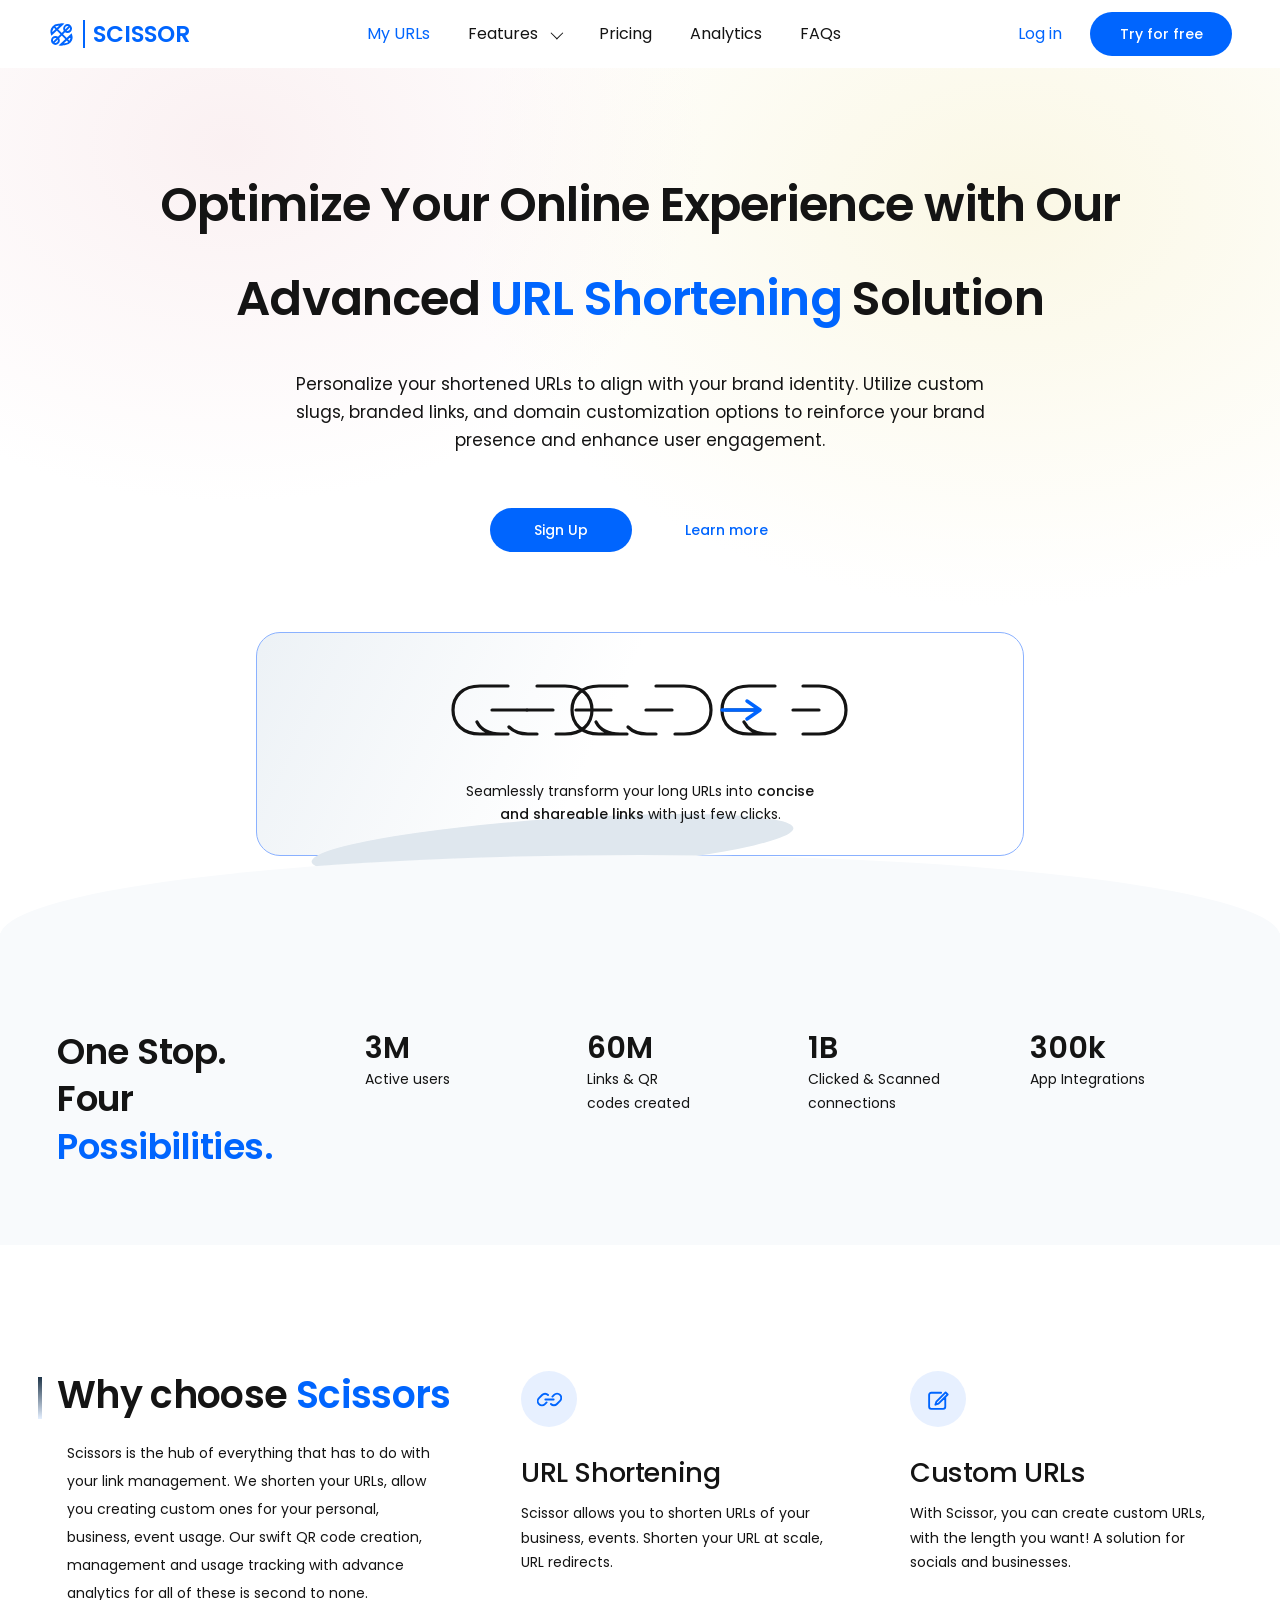
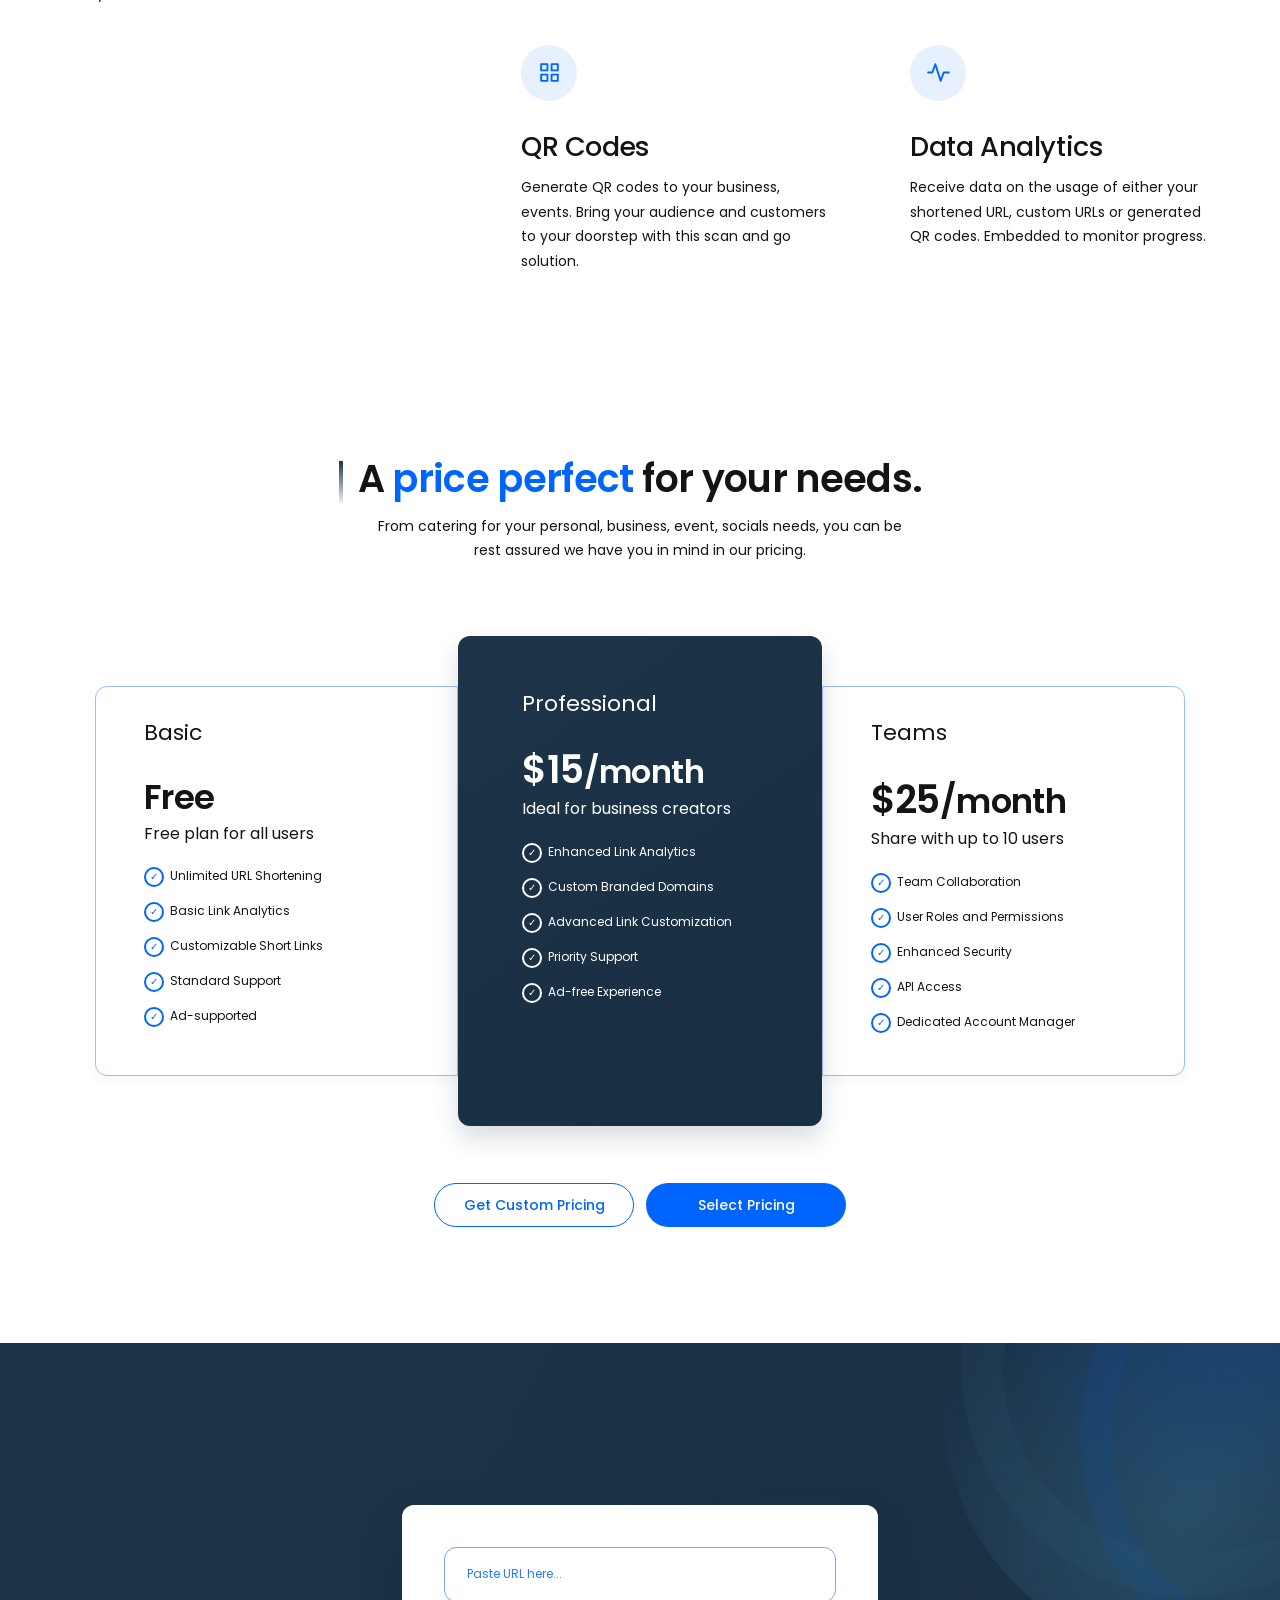
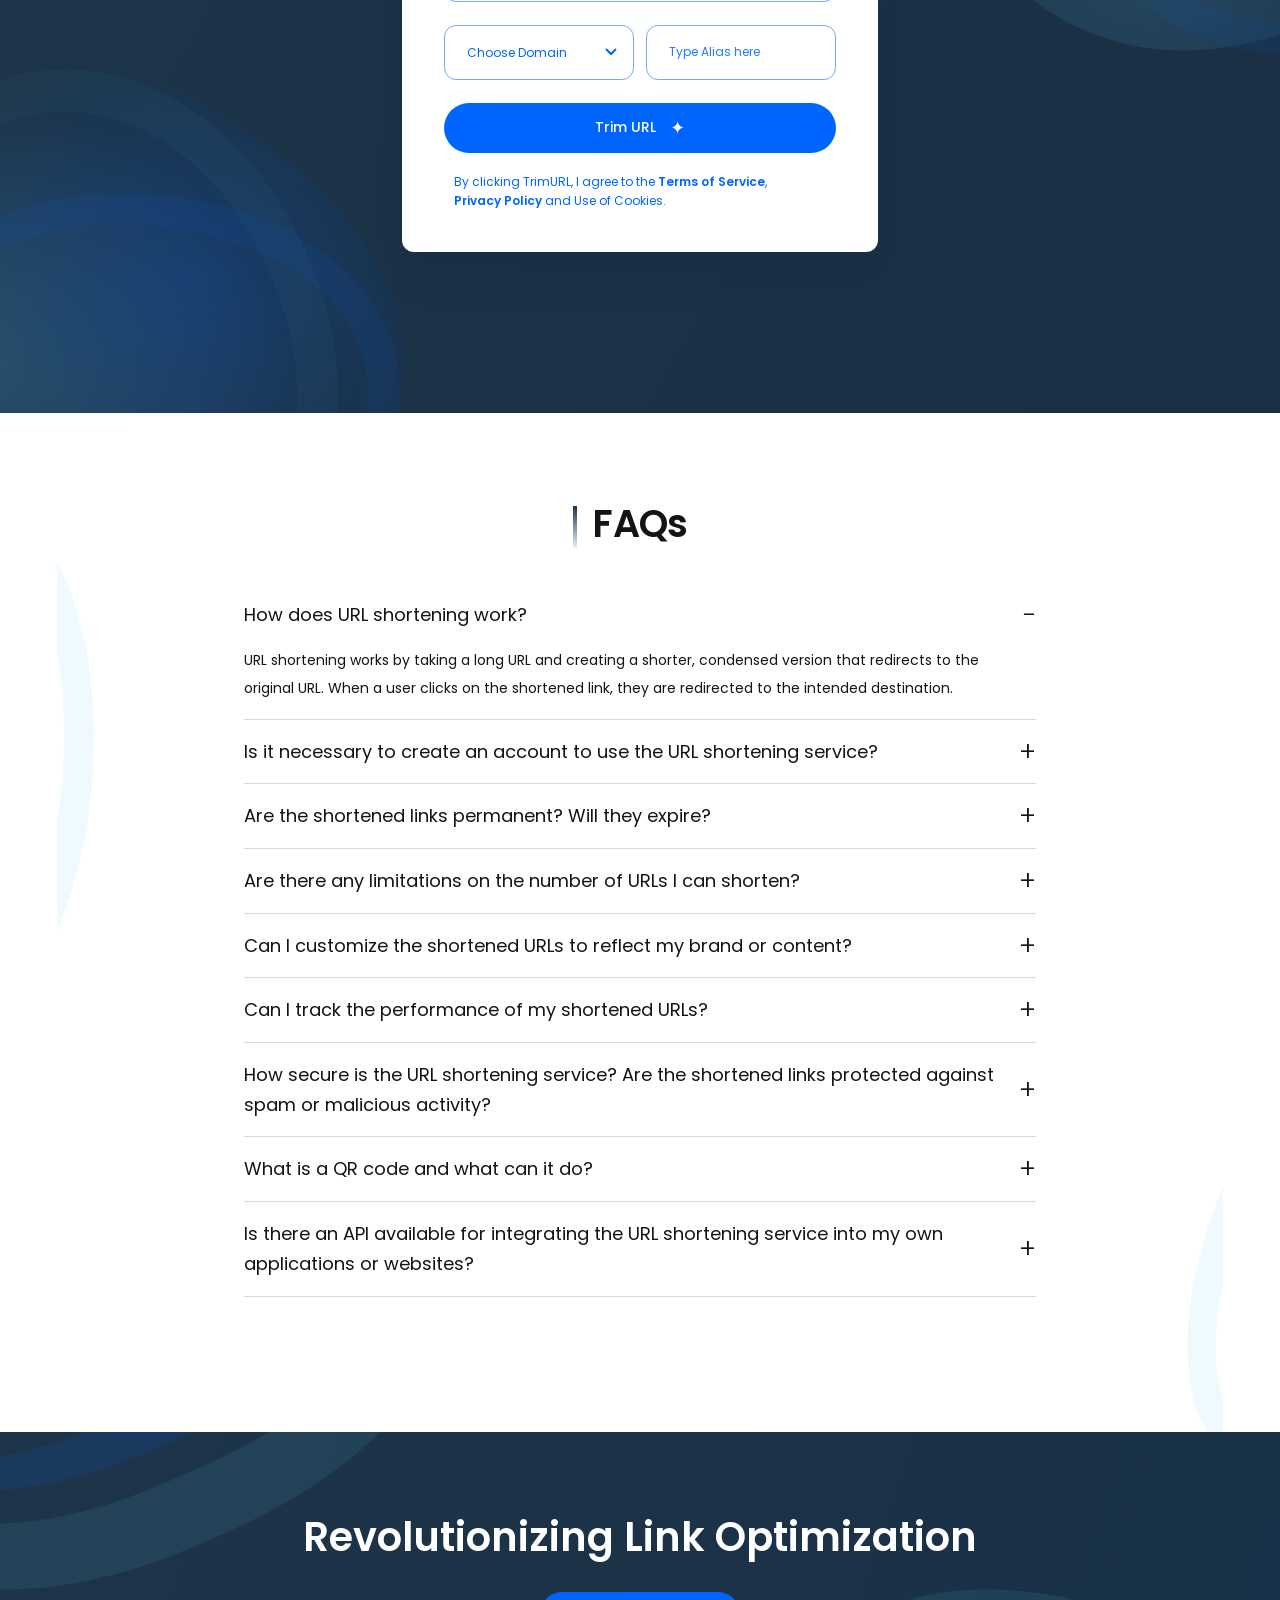
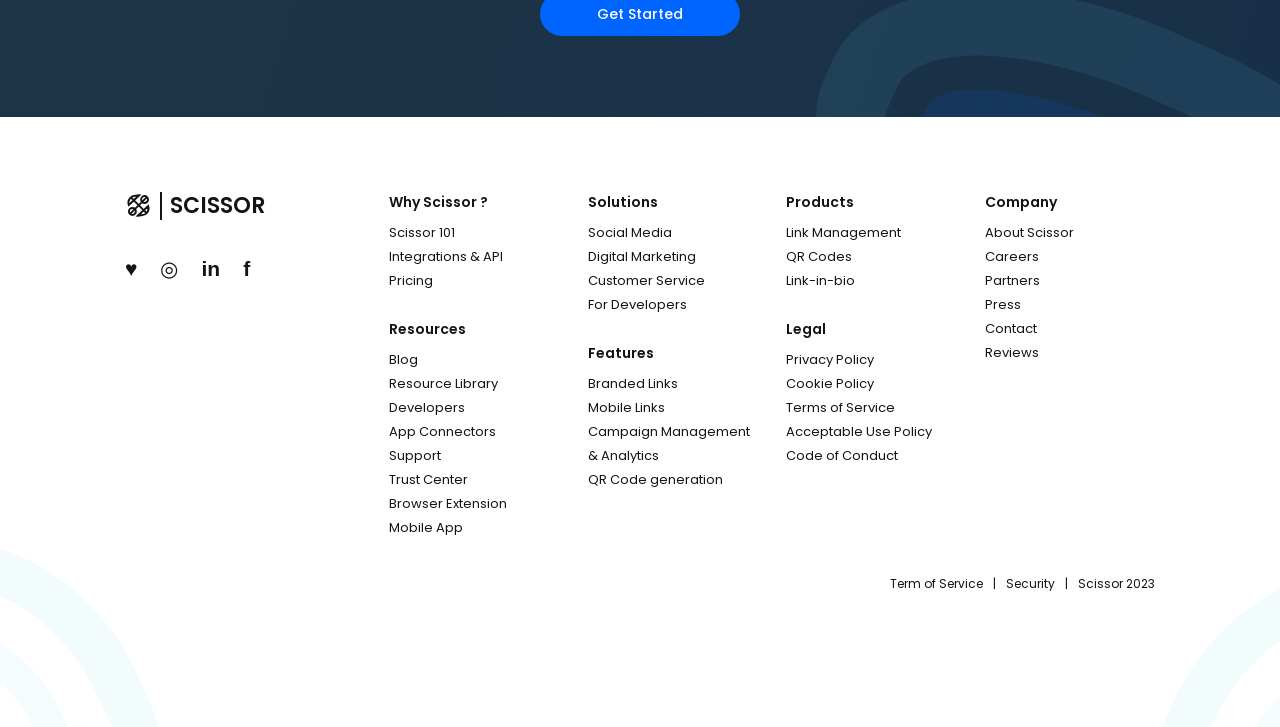
<file: scissor-landing-page/index.html>
<!doctype html>
<html lang="en">
<head>
  <meta charset="utf-8" />
  <meta name="viewport" content="width=device-width, initial-scale=1" />
  <meta name="theme-color" content="#ffffff" />
  <meta name="description" content="Scissor helps you shorten, brand, and measure the links you share." />
  <title>Scissor — Make every link count</title>
  <link rel="preconnect" href="https://fonts.googleapis.com" />
  <link rel="preconnect" href="https://fonts.gstatic.com" crossorigin />
  <link href="https://fonts.googleapis.com/css2?family=Poppins:wght@400;500;600;700&display=swap" rel="stylesheet" />
  <link rel="stylesheet" href="styles.css?v=2" />
</head>
<body>
  <header class="site-header" id="top">
    <div class="nav-shell">
      <a class="brand" href="#top" aria-label="Scissor home">
        <svg class="brand-mark" viewBox="0 0 32 32" aria-hidden="true"><path d="M13.2 4.5a8.2 8.2 0 0 0-8.7 10.8L16.8 3.9a8.2 8.2 0 0 0-3.6.6ZM18.8 27.5a8.2 8.2 0 0 0 8.7-10.8L15.2 28.1a8.2 8.2 0 0 0 3.6-.6Z"/><path d="m6.1 25.9 19.8-19.8M6.7 6.1l19.2 19.2"/><circle cx="8.8" cy="23.1" r="4.1"/><circle cx="23.2" cy="8.9" r="4.1"/></svg>
        <span class="brand-divider"></span><span>SCISSOR</span>
      </a>
      <button class="menu-toggle" type="button" aria-label="Open navigation" aria-expanded="false" aria-controls="main-nav"><span></span><span></span><span></span></button>
      <nav class="main-nav" id="main-nav" aria-label="Main navigation">
        <a class="nav-current" href="#shorten">My URLs</a>
        <a href="#features" class="nav-feature">Features <span class="chevron" aria-hidden="true"></span></a>
        <a href="#pricing">Pricing</a>
        <a href="#analytics">Analytics</a>
        <a href="#faqs">FAQs</a>
      </nav>
      <div class="nav-actions"><a class="login-link" href="#shorten">Log in</a><a class="button button-primary nav-cta" href="#shorten">Try for free</a></div>
    </div>
  </header>

  <main>
    <section class="hero" aria-labelledby="hero-title">
      <div class="hero-glow"></div>
      <div class="hero-copy">
        <h1 id="hero-title">Optimize Your Online Experience with Our Advanced <span class="blue-word">URL Shortening</span> Solution</h1>
        <p>Personalize your shortened URLs to align with your brand identity. Utilize custom slugs, branded links, and domain customization options to reinforce your brand presence and enhance user engagement.</p>
        <div class="hero-actions"><a class="button button-primary" href="#shorten">Sign Up</a><a class="button button-text" href="#features">Learn more</a></div>
      </div>
      <div class="link-showcase" aria-label="Long links become short, shareable links">
        <svg class="link-art" viewBox="0 0 430 94" role="img" aria-label="Several linked URL symbols becoming one short link">
          <g fill="none" stroke="#141414" stroke-width="3.2" stroke-linecap="round" stroke-linejoin="round">
            <path d="M83 23H55c-17 0-27 10-27 24s10 24 27 24h28M67 47h35M83 71h-7c-12 0-20-4-24-12"/><path d="M112 23h28c17 0 27 10 27 24s-10 24-27 24h-9M128 47h-26M112 71h-9c-8 0-14-2-19-7"/>
            <path d="M202 23h-28c-17 0-27 10-27 24s10 24 27 24h28M186 47h-35M202 71h-7c-12 0-20-4-24-12"/><path d="M231 23h28c17 0 27 10 27 24s-10 24-27 24h-9M247 47h-26M231 71h-9c-8 0-14-2-19-7"/>
            <path d="M350 23h-26c-17 0-27 10-27 24s10 24 27 24h26M334 47h-33M350 71h-7c-12 0-20-4-24-12"/><path d="M378 23h16c17 0 27 10 27 24s-10 24-27 24h-16M394 47h-26"/>
          </g>
          <path d="M297 47h38m0 0-13-9m13 9-13 9" fill="none" stroke="#0065fe" stroke-width="3.5" stroke-linecap="round" stroke-linejoin="round"/>
        </svg>
        <p>Seamlessly transform your long URLs into <strong>concise<br class="desktop-break" /> and shareable links</strong> with just few clicks.</p>
        <span class="showcase-shadow" aria-hidden="true"></span>
      </div>
      <div class="hero-platform" aria-hidden="true"><span></span></div>
    </section>

    <section class="stats" id="analytics" aria-label="Scissor at a glance">
      <div class="stats-inner">
        <h2>One Stop.<br />Four <span class="blue-word">Possibilities.</span></h2>
        <div class="stat"><strong>3M</strong><span>Active users</span></div>
        <div class="stat"><strong>60M</strong><span>Links &amp; QR<br />codes created</span></div>
        <div class="stat"><strong>1B</strong><span>Clicked &amp; Scanned<br />connections</span></div>
        <div class="stat"><strong>300k</strong><span>App Integrations</span></div>
      </div>
    </section>

    <section class="features section-wrap" id="features">
      <div class="feature-intro">
        <h2 class="section-title"><span>Why choose</span> <span class="blue-word">Scissors</span></h2>
        <p>Scissors is the hub of everything that has to do with your link management. We shorten your URLs, allow you creating custom ones for your personal, business, event usage. Our swift QR code creation, management and usage tracking with advance analytics for all of these is second to none.</p>
      </div>
      <article class="feature-item">
        <span class="feature-icon" aria-hidden="true"><svg viewBox="0 0 24 24"><path d="M9.2 14.8 7.6 16.4a4 4 0 0 1-5.7-5.7l3-3a4 4 0 0 1 5.7 0M14.8 9.2l1.6-1.6a4 4 0 0 1 5.7 5.7l-3 3a4 4 0 0 1-5.7 0M8 12h8"/></svg></span>
        <h3>URL Shortening</h3><p>Scissor allows you to shorten URLs of your business, events. Shorten your URL at scale, URL redirects.</p>
      </article>
      <article class="feature-item">
        <span class="feature-icon" aria-hidden="true"><svg viewBox="0 0 24 24"><path d="M14.5 5.5H5a2 2 0 0 0-2 2V19a2 2 0 0 0 2 2h11.5a2 2 0 0 0 2-2v-9.5M10 14l8.8-8.8 2 2L12 16l-3 1z"/></svg></span>
        <h3>Custom URLs</h3><p>With Scissor, you can create custom URLs, with the length you want! A solution for socials and businesses.</p>
      </article>
      <article class="feature-item">
        <span class="feature-icon" aria-hidden="true"><svg viewBox="0 0 24 24"><path d="M4 4h6v6H4zM14 4h6v6h-6zM4 14h6v6H4zM14 14h6v6h-6z"/></svg></span>
        <h3>QR Codes</h3><p>Generate QR codes to your business, events. Bring your audience and customers to your doorstep with this scan and go solution.</p>
      </article>
      <article class="feature-item">
        <span class="feature-icon" aria-hidden="true"><svg viewBox="0 0 24 24"><path d="M2 12h4l3-8 5 16 3-8h5"/></svg></span>
        <h3>Data Analytics</h3><p>Receive data on the usage of either your shortened URL, custom URLs or generated QR codes. Embedded to monitor progress.</p>
      </article>
    </section>

    <section class="pricing section-wrap" id="pricing">
      <div class="pricing-heading"><h2 class="section-title">A <span class="blue-word">price perfect</span> for your needs.</h2><p>From catering for your personal, business, event, socials needs, you can be<br class="desktop-break" /> rest assured we have you in mind in our pricing.</p></div>
      <div class="price-cards">
        <article class="price-card">
          <p class="plan-name">Basic</p><h3>Free</h3><p class="plan-description">Free plan for all users</p>
          <ul><li>Unlimited URL Shortening</li><li>Basic Link Analytics</li><li>Customizable Short Links</li><li>Standard Support</li><li>Ad-supported</li></ul>
        </article>
        <article class="price-card price-card-featured">
          <p class="plan-name">Professional</p><h3><span>$15</span>/month</h3><p class="plan-description">Ideal for business creators</p>
          <ul><li>Enhanced Link Analytics</li><li>Custom Branded Domains</li><li>Advanced Link Customization</li><li>Priority Support</li><li>Ad-free Experience</li></ul>
        </article>
        <article class="price-card">
          <p class="plan-name">Teams</p><h3><span>$25</span>/month</h3><p class="plan-description">Share with up to 10 users</p>
          <ul><li>Team Collaboration</li><li>User Roles and Permissions</li><li>Enhanced Security</li><li>API Access</li><li>Dedicated Account Manager</li></ul>
        </article>
      </div>
      <div class="pricing-actions"><a class="button button-outline" href="#shorten">Get Custom Pricing</a><a class="button button-primary" href="#shorten">Select Pricing</a></div>
    </section>

    <section class="shorten-section" id="shorten">
      <div class="wave wave-left" aria-hidden="true"></div><div class="wave wave-right" aria-hidden="true"></div>
      <form class="shorten-card" id="shorten-form">
        <label class="sr-only" for="long-url">Paste your long URL</label>
        <input id="long-url" name="url" type="url" placeholder="Paste URL here..." required />
        <div class="form-row"><label class="sr-only" for="domain">Choose a domain</label><select id="domain" name="domain"><option value="scissor.link">Choose Domain</option><option value="scissor.link">scissor.link</option><option value="trim.li">trim.li</option></select><label class="sr-only" for="alias">Choose a custom alias</label><input id="alias" name="alias" type="text" placeholder="Type Alias here" /></div>
        <button class="button button-primary trim-button" type="submit">Trim URL <span aria-hidden="true">✦</span></button>
        <p class="terms-copy">By clicking TrimURL, I agree to the <a href="#footer">Terms of Service</a>,<br /> <a href="#footer">Privacy Policy</a> and Use of Cookies.</p>
        <p class="form-result" id="form-result" role="status" aria-live="polite" hidden></p>
      </form>
    </section>

    <section class="faqs section-wrap" id="faqs">
      <span class="faq-ornament faq-ornament-left" aria-hidden="true"></span><span class="faq-ornament faq-ornament-right" aria-hidden="true"></span>
      <h2 class="section-title">FAQs</h2>
      <div class="faq-list">
        <details class="faq-item" open><summary>How does URL shortening work?</summary><p>URL shortening works by taking a long URL and creating a shorter, condensed version that redirects to the original URL. When a user clicks on the shortened link, they are redirected to the intended destination.</p></details>
        <details class="faq-item"><summary>Is it necessary to create an account to use the URL shortening service?</summary><p>You can try the page’s link form without an account. A Scissor account is needed for saved links and account features.</p></details>
        <details class="faq-item"><summary>Are the shortened links permanent? Will they expire?</summary><p>Links remain available according to the service plan and Scissor’s current terms.</p></details>
        <details class="faq-item"><summary>Are there any limitations on the number of URLs I can shorten?</summary><p>Usage limits depend on your plan. Review the pricing options above for the features included in each plan.</p></details>
        <details class="faq-item"><summary>Can I customize the shortened URLs to reflect my brand or content?</summary><p>Yes. Custom aliases and branded domains help your links match your brand identity.</p></details>
        <details class="faq-item"><summary>Can I track the performance of my shortened URLs?</summary><p>Link analytics can show how your audience interacts with your shortened links.</p></details>
        <details class="faq-item"><summary>How secure is the URL shortening service? Are the shortened links protected against spam or malicious activity?</summary><p>Scissor provides security and abuse controls as part of its link management service.</p></details>
        <details class="faq-item"><summary>What is a QR code and what can it do?</summary><p>A QR code stores a link that people can open by scanning it with a phone camera or QR reader.</p></details>
        <details class="faq-item"><summary>Is there an API available for integrating the URL shortening service into my own applications or websites?</summary><p>API access is available for integrating link shortening into your own tools and applications.</p></details>
      </div>
    </section>

    <section class="closing-cta">
      <div class="closing-wave closing-wave-one" aria-hidden="true"></div><div class="closing-wave closing-wave-two" aria-hidden="true"></div>
      <h2>Revolutionizing Link Optimization</h2><a class="button button-primary" href="#shorten">Get Started</a>
    </section>
  </main>

  <footer class="site-footer" id="footer">
    <div class="footer-glow footer-glow-left" aria-hidden="true"></div><div class="footer-glow footer-glow-right" aria-hidden="true"></div>
    <div class="footer-inner">
      <div class="footer-brand-col"><a class="brand brand-dark" href="#top" aria-label="Scissor home"><svg class="brand-mark" viewBox="0 0 32 32" aria-hidden="true"><path d="M13.2 4.5a8.2 8.2 0 0 0-8.7 10.8L16.8 3.9a8.2 8.2 0 0 0-3.6.6ZM18.8 27.5a8.2 8.2 0 0 0 8.7-10.8L15.2 28.1a8.2 8.2 0 0 0 3.6-.6Z"/><path d="m6.1 25.9 19.8-19.8M6.7 6.1l19.2 19.2"/><circle cx="8.8" cy="23.1" r="4.1"/><circle cx="23.2" cy="8.9" r="4.1"/></svg><span class="brand-divider"></span><span>SCISSOR</span></a>
        <div class="social-links" aria-label="Social media"><a href="#footer" aria-label="Twitter">♥</a><a href="#footer" aria-label="Instagram">◎</a><a href="#footer" aria-label="LinkedIn">in</a><a href="#footer" aria-label="Facebook">f</a></div></div>
      <div class="footer-columns">
        <div class="footer-col"><h3>Why Scissor ?</h3><a href="#features">Scissor 101</a><a href="#features">Integrations &amp; API</a><a href="#pricing">Pricing</a><h3>Resources</h3><a href="#footer">Blog</a><a href="#footer">Resource Library</a><a href="#footer">Developers</a><a href="#footer">App Connectors</a><a href="#footer">Support</a><a href="#footer">Trust Center</a><a href="#footer">Browser Extension</a><a href="#footer">Mobile App</a></div>
        <div class="footer-col"><h3>Solutions</h3><a href="#footer">Social Media</a><a href="#footer">Digital Marketing</a><a href="#footer">Customer Service</a><a href="#footer">For Developers</a><h3>Features</h3><a href="#features">Branded Links</a><a href="#features">Mobile Links</a><a href="#features">Campaign Management &amp; Analytics</a><a href="#features">QR Code generation</a></div>
        <div class="footer-col"><h3>Products</h3><a href="#features">Link Management</a><a href="#features">QR Codes</a><a href="#shorten">Link-in-bio</a><h3>Legal</h3><a href="#footer">Privacy Policy</a><a href="#footer">Cookie Policy</a><a href="#footer">Terms of Service</a><a href="#footer">Acceptable Use Policy</a><a href="#footer">Code of Conduct</a></div>
        <div class="footer-col"><h3>Company</h3><a href="#footer">About Scissor</a><a href="#footer">Careers</a><a href="#footer">Partners</a><a href="#footer">Press</a><a href="#footer">Contact</a><a href="#footer">Reviews</a></div>
      </div>
      <div class="footer-legal"><a href="#footer">Term of Service</a><span>|</span><a href="#footer">Security</a><span>|</span><span>Scissor 2023</span></div>
    </div>
  </footer>
  <script src="script.js"></script>
</body>
</html>
</file>
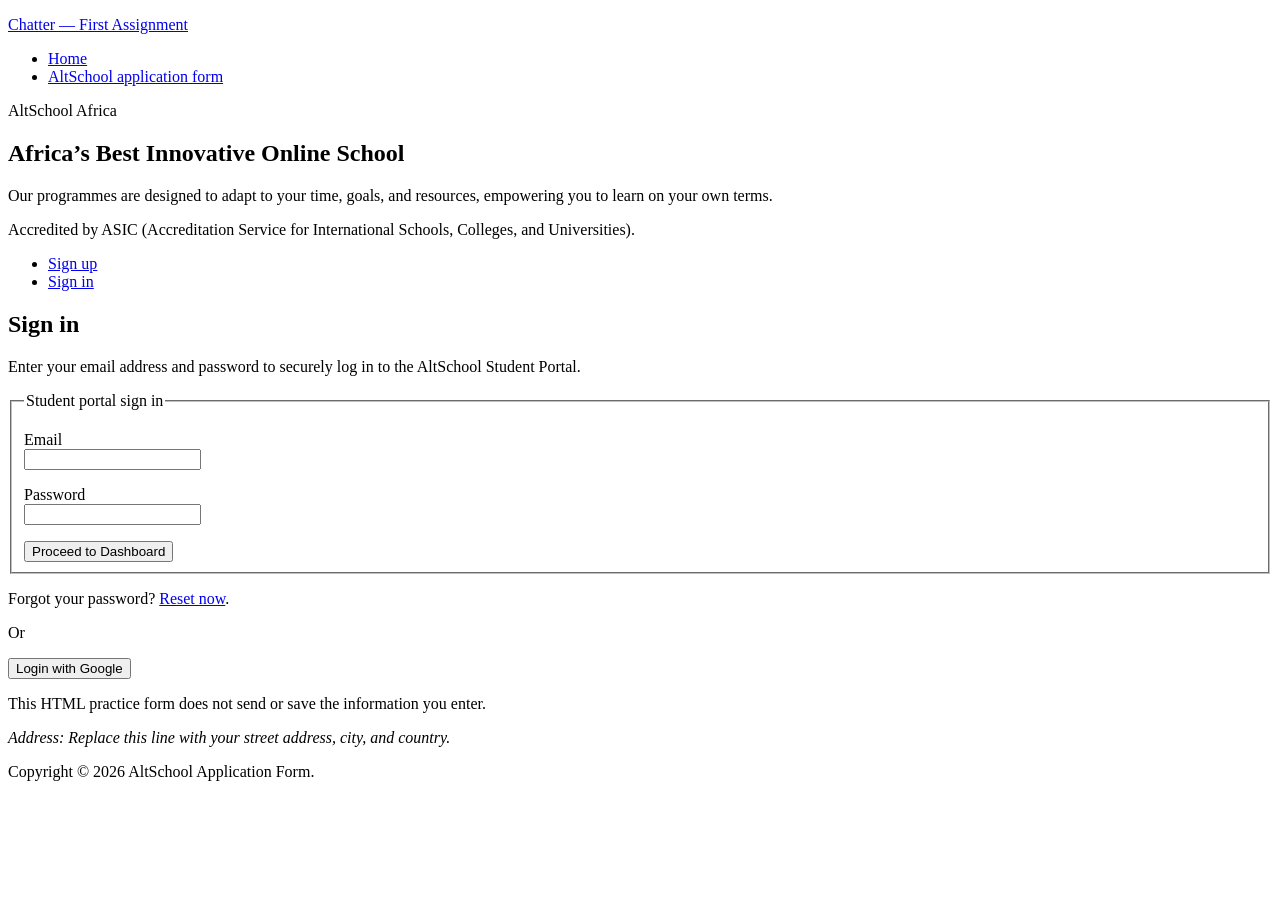
<file: form.html>
<!doctype html>
<html lang="en">
<head>
  <meta charset="utf-8" />
  <meta name="viewport" content="width=device-width, initial-scale=1" />
  <meta name="description" content="An accessible HTML-only sign-in form modeled on the AltSchool Africa student portal." />
  <title>Sign in | AltSchool Africa</title>
</head>
<body>
  <header>
    <p><a href="index.html" aria-label="Return to the first assignment">Chatter — First Assignment</a></p>
    <nav aria-label="Global navigation">
      <ul>
        <li><a href="index.html">Home</a></li>
        <li><a href="form.html" aria-current="page">AltSchool application form</a></li>
      </ul>
    </nav>
  </header>

  <main>
    <section aria-labelledby="welcome-heading">
      <p>AltSchool Africa</p>
      <h1 id="welcome-heading">Africa’s Best Innovative Online School</h1>
      <p>Our programmes are designed to adapt to your time, goals, and resources, empowering you to learn on your own terms.</p>
      <p>Accredited by ASIC (Accreditation Service for International Schools, Colleges, and Universities).</p>
    </section>

    <section aria-labelledby="sign-in-heading">
      <nav aria-label="Account options">
        <ul>
          <li><a href="https://portal.altschoolafrica.com/auth/signin?callbackUrl=/&amp;tab=signup">Sign up</a></li>
          <li><a href="#sign-in" aria-current="page">Sign in</a></li>
        </ul>
      </nav>

      <h2 id="sign-in-heading">Sign in</h2>
      <p>Enter your email address and password to securely log in to the AltSchool Student Portal.</p>

      <form id="sign-in">
        <fieldset>
          <legend>Student portal sign in</legend>
          <p>
            <label for="email">Email</label><br />
            <input id="email" name="email" type="email" autocomplete="email" required />
          </p>
          <p>
            <label for="password">Password</label><br />
            <input id="password" name="password" type="password" autocomplete="current-password" required />
          </p>
          <button type="button">Proceed to Dashboard</button>
        </fieldset>
      </form>

      <p>Forgot your password? <a href="https://portal.altschoolafrica.com/auth/forgot-password">Reset now</a>.</p>
      <p>Or</p>
      <button type="button">Login with Google</button>
      <p>This HTML practice form does not send or save the information you enter.</p>
    </section>
  </main>

  <footer>
    <address>Address: Replace this line with your street address, city, and country.</address>
    <p>Copyright &copy; 2026 AltSchool Application Form.</p>
  </footer>
</body>
</html>
</file>
<file: scissor-landing-page/styles.css>
:root {
  --blue: #0065fe;
  --blue-dark: #005ae2;
  --ink: #141414;
  --muted: #383838;
  --navy: #1e3448;
  --navy-deep: #172b3d;
  --pale-blue: #e8f1ff;
  --line: #d7e2ff;
  --white: #fff;
  font-family: "Poppins", Arial, sans-serif;
  color: var(--ink);
  font-synthesis: none;
  text-rendering: optimizeLegibility;
}

* { box-sizing: border-box; }
html { scroll-behavior: smooth; scroll-padding-top: 84px; }
body { margin: 0; min-width: 320px; background: var(--white); font-size: 16px; line-height: 1.6; }
a { color: inherit; text-decoration: none; }
button, input, select { font: inherit; }
button, a, summary { -webkit-tap-highlight-color: transparent; }
.sr-only { position: absolute; width: 1px; height: 1px; padding: 0; margin: -1px; overflow: hidden; clip: rect(0, 0, 0, 0); white-space: nowrap; border: 0; }
.blue-word { color: var(--blue); }

.site-header { height: 68px; position: relative; z-index: 10; background: rgba(255,255,255,.88); }
.nav-shell { max-width: 1200px; height: 100%; margin: 0 auto; padding: 0 8px; display: flex; align-items: center; justify-content: space-between; gap: 30px; }
.brand { display: inline-flex; align-items: center; gap: 8px; color: var(--blue); font-size: 23px; font-weight: 600; line-height: 1; white-space: nowrap; }
.brand-mark { width: 27px; height: 27px; fill: none; stroke: currentColor; stroke-width: 2.3; }
.brand-divider { width: 2px; height: 28px; background: currentColor; display: inline-block; }
.main-nav { display: flex; align-items: center; gap: clamp(24px, 3vw, 45px); font-size: 16px; }
.main-nav a { transition: color .18s ease; }
.main-nav a:hover, .login-link:hover { color: var(--blue); }
.main-nav .nav-current { color: var(--blue); }
.nav-feature { display: inline-flex; align-items: center; gap: 13px; }
.chevron { width: 9px; height: 9px; border-right: 1.5px solid; border-bottom: 1.5px solid; transform: rotate(45deg) translateY(-2px); }
.nav-actions { display: flex; align-items: center; gap: 28px; white-space: nowrap; }
.login-link { color: var(--blue); }
.button { border: 1px solid transparent; min-height: 44px; padding: 10px 28px; display: inline-flex; justify-content: center; align-items: center; border-radius: 999px; font-size: 14px; font-weight: 500; line-height: 1.2; cursor: pointer; transition: background .18s ease, color .18s ease, transform .18s ease, box-shadow .18s ease; }
.button:hover { transform: translateY(-1px); }
.button-primary { color: var(--white); background: var(--blue); }
.button-primary:hover { background: var(--blue-dark); box-shadow: 0 7px 18px rgba(0,101,254,.18); }
.nav-cta { min-width: 142px; height: 44px; }
.button-text { color: var(--blue); padding-inline: 22px; }
.button-text:hover { background: #edf4ff; }
.menu-toggle { display: none; }

.hero { min-height: 865px; position: relative; overflow: hidden; padding: 90px 24px 0; text-align: center; background: radial-gradient(ellipse at 18% 9%, rgba(248,233,235,.65), transparent 32%), radial-gradient(ellipse at 79% 16%, rgba(249,245,220,.75), transparent 39%), #fff; }
.hero-glow { position: absolute; inset: 0; pointer-events: none; background: linear-gradient(180deg, rgba(255,255,255,0) 48%, #fff 100%); }
.hero-copy, .link-showcase { position: relative; z-index: 1; }
.hero-copy { max-width: 1000px; margin: 0 auto; }
.hero h1 { margin: 0 auto 25px; max-width: 980px; font-size: clamp(38px, 4vw, 48px); font-weight: 600; letter-spacing: -.9px; line-height: 1.95; }
.hero-copy > p { max-width: 720px; margin: 0 auto; font-size: 17px; line-height: 1.65; }
.hero-actions { margin-top: 54px; display: flex; justify-content: center; align-items: center; gap: 30px; }
.hero-actions .button-primary { min-width: 142px; }
.link-showcase { width: min(768px, 90vw); min-height: 224px; margin: 80px auto 0; border: 1px solid #8ab1ff; border-radius: 24px; background: linear-gradient(115deg, rgba(233,239,244,.84), rgba(255,255,255,.96) 45%); display: flex; flex-direction: column; align-items: center; justify-content: center; gap: 23px; }
.link-art { width: min(430px, 76%); height: auto; overflow: visible; }
.link-showcase p { margin: 0; font-size: 14px; line-height: 1.65; }
.link-showcase strong { font-weight: 500; }
.showcase-shadow { position: absolute; z-index: -1; width: 63%; height: 52px; bottom: -16px; left: 7%; border-radius: 50%; background: #dfe7ee; transform: rotate(-4deg); }
.hero-platform { position: absolute; z-index: 0; width: 78%; height: 78px; left: 11%; bottom: -30px; border-radius: 50%; background: linear-gradient(180deg, #edf1f5, #fff); box-shadow: 0 7px 7px -4px #9ca7b9; }

.stats { min-height: 312px; position: relative; z-index: 2; display: flex; align-items: center; background: #f8fafc; }
.stats::before { content: ""; position: absolute; z-index: -1; left: 0; top: -78px; width: 100%; height: 125px; border-radius: 50% 50% 0 0 / 65% 65% 0 0; background: #f8fafc; }
.stats-inner { width: min(1166px, calc(100% - 64px)); margin: 0 auto; display: grid; grid-template-columns: 1.45fr repeat(4, 1fr); gap: 28px; align-items: start; padding: 30px 0 10px; }
.stats h2 { margin: 0; font-size: 36px; line-height: 1.32; font-weight: 600; letter-spacing: -.5px; }
.stat { display: flex; flex-direction: column; gap: 0; }
.stat strong { font-size: 30px; font-weight: 600; line-height: 1.35; }
.stat span { font-size: 14px; line-height: 1.7; }

.section-wrap { width: min(1166px, calc(100% - 64px)); margin-inline: auto; }
.features { padding-top: 126px; padding-bottom: 126px; display: grid; grid-template-columns: 1.24fr 1fr 1fr; grid-template-rows: auto auto; column-gap: 76px; row-gap: 70px; align-items: start; }
.feature-intro { grid-row: 1 / span 2; max-width: 385px; }
.section-title { margin: 0; font-size: 38px; font-weight: 600; line-height: 1.25; letter-spacing: -.65px; }
.feature-intro .section-title { position: relative; padding-left: 0; white-space: nowrap; }
.feature-intro .section-title::before, .pricing-heading .section-title::before, .faqs > .section-title::before { content: ""; position: absolute; left: -19px; top: 6px; width: 4px; height: 1.1em; background: linear-gradient(#1e3448, #e5f0ff); }
.feature-intro > p { margin: 20px 0 0 10px; font-size: 14px; line-height: 2; }
.feature-item { max-width: 345px; }
.feature-icon { width: 56px; height: 56px; margin: 0 0 28px; border-radius: 50%; background: #e7f0ff; display: grid; place-items: center; color: var(--blue); }
.feature-icon svg { width: 25px; height: 25px; fill: none; stroke: currentColor; stroke-width: 1.8; stroke-linecap: round; stroke-linejoin: round; }
.feature-item h3 { margin: 0 0 10px; font-size: 27px; line-height: 1.35; font-weight: 500; letter-spacing: -.4px; }
.feature-item p { margin: 0; font-size: 14px; line-height: 1.75; }

.pricing { padding-top: 56px; padding-bottom: 116px; }
.pricing-heading { text-align: center; margin: 0 auto 74px; }
.pricing-heading .section-title { position: relative; display: inline-block; font-size: 38px; }
.pricing-heading > p { margin: 12px 0 0; font-size: 14px; line-height: 1.7; }
.price-cards { min-height: 440px; display: grid; grid-template-columns: repeat(3, 1fr); align-items: center; max-width: 1090px; margin: 0 auto; }
.price-card { min-height: 390px; padding: 28px 48px; border: 1px solid #9bbcff; border-radius: 12px; background: #fff; box-shadow: 0 5px 13px rgba(16,55,98,.04); }
.price-card:first-child { border-radius: 12px 0 0 12px; }
.price-card:last-child { border-radius: 0 12px 12px 0; }
.plan-name { margin: 0 0 24px; font-size: 22px; }
.price-card h3 { margin: 0 0 2px; font-size: 34px; font-weight: 600; line-height: 1.3; letter-spacing: -.6px; white-space: nowrap; }
.price-card h3 span { font-size: 38px; }
.plan-description { margin: 0 0 21px; font-size: 16px; }
.price-card ul { padding: 0; margin: 0; list-style: none; }
.price-card li { position: relative; padding-left: 26px; margin-top: 17px; font-size: 12px; line-height: 1.5; white-space: nowrap; }
.price-card li::before { content: "✓"; position: absolute; left: 0; top: 0; width: 16px; height: 16px; display: grid; place-items: center; border: 2px solid var(--blue); border-radius: 50%; color: var(--blue); font-size: 10px; font-weight: 700; line-height: 1; }
.price-card-featured { z-index: 1; min-height: 490px; padding: 50px 64px; color: #fff; background: linear-gradient(145deg, #1e3448, #172e43); border: 0; border-radius: 12px; box-shadow: 0 12px 24px rgba(16,40,60,.16); }
.price-card-featured .plan-name { margin-bottom: 23px; }
.price-card-featured h3 { font-size: 32px; }
.price-card-featured h3 span { font-size: 38px; }
.price-card-featured li::before { border-color: #fff; color: #fff; }
.pricing-actions { margin-top: 57px; display: flex; justify-content: center; gap: 12px; }
.button-outline { color: var(--blue); border-color: var(--blue); background: #fff; }
.button-outline:hover { background: #f2f7ff; }
.pricing-actions .button { min-width: 200px; }

.shorten-section { min-height: 670px; position: relative; overflow: hidden; display: grid; place-items: center; padding: 80px 24px; background: linear-gradient(120deg, #1e3448 2%, #1b3146 62%, #1a2f43 100%); }
.wave { pointer-events: none; position: absolute; width: 610px; height: 500px; opacity: .7; border-radius: 42% 58% 53% 47% / 50% 45% 55% 50%; background: radial-gradient(ellipse at 60% 35%, rgba(0,101,254,.3), transparent 53%), radial-gradient(ellipse at 30% 65%, rgba(75,151,185,.42), transparent 58%); }
.wave::before, .wave::after { content: ""; position: absolute; inset: 32px; border-radius: 45% 55% 59% 41% / 47% 48% 52% 53%; border: 42px solid rgba(52,111,145,.14); transform: rotate(34deg); }
.wave::after { inset: 95px -18px -30px 82px; border-width: 32px; border-color: rgba(0,101,254,.11); transform: rotate(-28deg); }
.wave-left { left: -200px; bottom: -170px; transform: rotate(22deg); }
.wave-right { right: -260px; top: -220px; transform: rotate(-40deg); }
.shorten-card { position: relative; z-index: 1; width: min(476px, 100%); padding: 42px; border-radius: 12px; background: #fff; box-shadow: 0 18px 48px rgba(10,25,40,.12); }
.shorten-card input, .shorten-card select { min-width: 0; width: 100%; height: 55px; border: 1px solid #77a6ff; border-radius: 12px; padding: 0 22px; outline: none; color: var(--blue); background-color: #fff; font-size: 12px; }
.shorten-card input::placeholder { color: var(--blue); opacity: .85; }
.shorten-card input:focus, .shorten-card select:focus { border-color: var(--blue); box-shadow: 0 0 0 3px rgba(0,101,254,.12); }
.form-row { display: grid; grid-template-columns: 1fr 1fr; gap: 12px; margin-top: 23px; }
.shorten-card select { appearance: none; padding-right: 38px; background-image: url("data:image/svg+xml,%3Csvg xmlns='http://www.w3.org/2000/svg' width='14' height='10' viewBox='0 0 14 10'%3E%3Cpath d='m2 2 5 5 5-5' fill='none' stroke='%230065fe' stroke-width='2'/%3E%3C/svg%3E"); background-position: right 15px center; background-repeat: no-repeat; }
.trim-button { width: 100%; margin-top: 23px; min-height: 50px; border-radius: 999px; gap: 14px; }
.trim-button span { font-size: 18px; line-height: 1; }
.terms-copy { margin: 19px 10px 0; color: var(--blue); font-size: 12px; line-height: 1.6; }
.terms-copy a { font-weight: 600; }
.form-result { margin: 16px 0 0; padding: 12px; border-radius: 8px; color: var(--navy); background: #eef5ff; font-size: 13px; overflow-wrap: anywhere; }

.faqs { position: relative; overflow: hidden; padding-top: 87px; padding-bottom: 118px; }
.faqs > .section-title { width: fit-content; position: relative; margin: 0 auto 52px; font-size: 38px; }
.faq-list { width: min(792px, 100%); margin: 0 auto; position: relative; z-index: 1; }
.faq-item { border-bottom: 1px solid #d9d9d9; padding: 0 0 17px; margin-bottom: 17px; }
.faq-item summary { position: relative; list-style: none; cursor: pointer; padding: 0 34px 0 0; font-size: 18px; line-height: 1.65; }
.faq-item summary::-webkit-details-marker { display: none; }
.faq-item summary::after { content: "+"; position: absolute; right: 0; top: 50%; transform: translateY(-50%); color: #161616; font-size: 26px; font-weight: 300; line-height: 1; }
.faq-item[open] summary::after { content: "−"; }
.faq-item p { max-width: 770px; margin: 16px 0 0; font-size: 14px; line-height: 2; }
.faq-ornament { position: absolute; display: block; pointer-events: none; width: 280px; height: 550px; border: 30px solid rgba(205,239,248,.34); border-radius: 48% 52% 50% 50%; }
.faq-ornament::before, .faq-ornament::after { content: ""; position: absolute; inset: 34px; border: 24px solid rgba(205,239,248,.22); border-radius: inherit; }
.faq-ornament::after { inset: 90px; border-width: 18px; }
.faq-ornament-left { left: -244px; top: 80px; transform: rotate(5deg); }
.faq-ornament-right { right: -280px; bottom: -60px; transform: rotate(26deg); }

.closing-cta { position: relative; overflow: hidden; min-height: 285px; display: flex; flex-direction: column; justify-content: center; align-items: center; gap: 30px; padding: 55px 24px; color: #fff; text-align: center; background: linear-gradient(108deg, #1e3448, #183047); }
.closing-cta h2 { position: relative; z-index: 1; margin: 0; font-size: clamp(30px, 4vw, 40px); font-weight: 600; line-height: 1.25; }
.closing-cta .button { position: relative; z-index: 1; min-width: 200px; }
.closing-wave { position: absolute; pointer-events: none; width: 650px; height: 350px; border-radius: 47%; border: 70px solid rgba(65,133,166,.18); transform: rotate(-24deg); }
.closing-wave::after { content: ""; position: absolute; inset: 35px; border: 42px solid rgba(0,101,254,.12); border-radius: inherit; }
.closing-wave-one { left: -180px; top: -230px; }
.closing-wave-two { right: -170px; bottom: -260px; transform: rotate(24deg); }

.site-footer { position: relative; overflow: hidden; min-height: 610px; padding: 75px 24px 32px; background: #fff; }
.footer-inner { position: relative; z-index: 1; width: min(1030px, 100%); margin: 0 auto; display: grid; grid-template-columns: 210px 1fr; column-gap: 54px; }
.brand-dark { color: var(--ink); font-size: 22px; }
.social-links { display: flex; align-items: center; gap: 23px; margin-top: 25px; font-family: Arial,sans-serif; font-size: 21px; font-weight: 700; }
.social-links a:hover { color: var(--blue); }
.footer-columns { display: grid; grid-template-columns: repeat(4, 1fr); gap: 28px; }
.footer-col { display: flex; flex-direction: column; align-items: flex-start; }
.footer-col h3 { margin: 0 0 8px; font-size: 14px; font-weight: 600; line-height: 1.5; }
.footer-col h3:not(:first-child) { margin-top: 26px; }
.footer-col a { font-size: 13px; line-height: 1.85; }
.footer-col a:hover, .footer-legal a:hover { color: var(--blue); }
.footer-legal { grid-column: 2; justify-self: end; display: flex; gap: 10px; align-items: center; margin-top: 34px; font-size: 12px; }
.footer-glow { position: absolute; pointer-events: none; width: 400px; height: 460px; border: 45px solid rgba(195,239,247,.22); border-radius: 48%; }
.footer-glow::before, .footer-glow::after { content: ""; position: absolute; inset: 40px; border: 32px solid rgba(195,239,247,.18); border-radius: inherit; }
.footer-glow::after { inset: 100px; border-width: 24px; }
.footer-glow-left { left: -240px; bottom: -270px; transform: rotate(-25deg); }
.footer-glow-right { right: -270px; bottom: -300px; transform: rotate(22deg); }

@media (max-width: 1100px) {
  .nav-shell { padding-inline: 28px; }
  .main-nav { gap: 22px; }
  .nav-actions { gap: 18px; }
  .features { column-gap: 45px; }
  .price-card { padding-inline: 30px; }
  .price-card-featured { padding-inline: 42px; }
  .footer-inner { grid-template-columns: 160px 1fr; column-gap: 30px; }
  .footer-columns { gap: 18px; }
}
@media (max-width: 820px) {
  .site-header { height: 72px; }
  .nav-shell { padding-inline: 22px; }
  .brand { font-size: 21px; }
  .menu-toggle { width: 42px; height: 42px; order: 3; display: flex; flex-direction: column; justify-content: center; gap: 5px; border: 1px solid #dce8fb; border-radius: 50%; background: #fff; cursor: pointer; }
  .menu-toggle span { width: 17px; height: 2px; margin-inline: auto; border-radius: 2px; background: var(--blue); }
  .main-nav { display: none; position: absolute; top: 64px; left: 16px; right: 16px; padding: 18px; border: 1px solid #e5ebf4; border-radius: 14px; background: #fff; box-shadow: 0 14px 35px rgba(20,40,60,.12); align-items: stretch; flex-direction: column; gap: 0; }
  .main-nav.is-open { display: flex; }
  .main-nav a { padding: 12px 8px; }
  .nav-actions { margin-left: auto; gap: 16px; }
  .nav-cta { min-width: 122px; min-height: 40px; padding-inline: 19px; }
  .hero { min-height: 790px; padding-top: 82px; }
  .hero h1 { max-width: 720px; font-size: clamp(34px, 6vw, 44px); line-height: 1.55; }
  .hero-copy > p { max-width: 640px; font-size: 15px; }
  .hero-actions { margin-top: 38px; }
  .link-showcase { margin-top: 68px; }
  .stats-inner { grid-template-columns: repeat(4, 1fr); width: calc(100% - 48px); gap: 26px 18px; }
  .stats h2 { grid-column: 1 / -1; font-size: 32px; }
  .stat strong { font-size: 25px; }
  .stat span { font-size: 12px; }
  .section-wrap { width: calc(100% - 48px); }
  .features { grid-template-columns: 1fr 1fr; column-gap: 32px; row-gap: 52px; padding-top: 100px; padding-bottom: 85px; }
  .feature-intro { grid-column: 1 / -1; grid-row: auto; max-width: 650px; }
  .feature-intro .section-title { white-space: normal; }
  .feature-item { max-width: none; }
  .feature-item h3 { font-size: 24px; }
  .pricing { padding-top: 45px; padding-bottom: 90px; }
  .pricing-heading { margin-bottom: 45px; }
  .price-cards { grid-template-columns: 1fr; max-width: 490px; gap: 16px; }
  .price-card, .price-card:first-child, .price-card:last-child { min-height: auto; border-radius: 12px; padding: 28px 36px; }
  .price-card-featured { order: -1; padding: 34px 36px; }
  .price-card li { white-space: normal; }
  .price-card ul { display: grid; grid-template-columns: 1fr 1fr; gap: 2px 12px; }
  .pricing-actions { margin-top: 35px; }
  .footer-inner { grid-template-columns: 1fr; row-gap: 45px; }
  .footer-brand-col { display: flex; align-items: center; justify-content: space-between; }
  .social-links { margin: 0; }
  .footer-legal { grid-column: 1; }
}
@media (max-width: 560px) {
  body { font-size: 14px; }
  .site-header { height: 64px; }
  .nav-shell { padding-inline: 16px; gap: 8px; }
  .brand { font-size: 18px; gap: 6px; }
  .brand-mark { width: 22px; height: 22px; }
  .brand-divider { height: 23px; }
  .menu-toggle { order: 0; width: 38px; height: 38px; margin-left: auto; }
  .nav-actions { gap: 10px; margin-left: 0; }
  .login-link { display: none; }
  .nav-cta { min-width: auto; height: 38px; min-height: 38px; padding: 9px 14px; font-size: 12px; }
  .main-nav { top: 58px; }
  .hero { min-height: 720px; padding: 72px 18px 0; }
  .hero h1 { margin-bottom: 20px; font-size: clamp(32px, 9vw, 39px); line-height: 1.38; letter-spacing: -.7px; }
  .hero-copy > p { font-size: 14px; line-height: 1.75; }
  .hero-actions { margin-top: 28px; gap: 12px; }
  .button { min-height: 42px; padding: 10px 21px; font-size: 13px; }
  .hero-actions .button-primary { min-width: 125px; }
  .link-showcase { width: 100%; min-height: 185px; margin-top: 57px; border-radius: 18px; gap: 14px; }
  .link-art { width: 84%; }
  .link-showcase p { font-size: 11px; }
  .hero-platform { width: 96%; left: 2%; height: 55px; bottom: -22px; }
  .stats { min-height: 335px; }
  .stats::before { top: -46px; height: 80px; }
  .stats-inner { width: calc(100% - 36px); grid-template-columns: 1fr 1fr; gap: 23px 18px; padding-top: 25px; }
  .stats h2 { font-size: 27px; }
  .stat strong { font-size: 24px; }
  .stat span { font-size: 12px; }
  .section-wrap { width: calc(100% - 40px); }
  .features { grid-template-columns: 1fr; padding-top: 76px; padding-bottom: 65px; row-gap: 40px; }
  .section-title { font-size: 30px; }
  .feature-intro .section-title::before, .pricing-heading .section-title::before, .faqs > .section-title::before { left: -12px; width: 3px; }
  .feature-intro > p { margin: 16px 0 0; font-size: 13px; line-height: 1.85; }
  .feature-item { display: grid; grid-template-columns: 54px 1fr; column-gap: 15px; align-items: center; }
  .feature-icon { width: 48px; height: 48px; grid-row: 1 / span 2; margin: 0; }
  .feature-item h3 { margin: 0 0 5px; font-size: 21px; }
  .feature-item p { font-size: 13px; line-height: 1.65; }
  .pricing { padding-top: 30px; padding-bottom: 74px; }
  .pricing-heading { margin-bottom: 32px; }
  .pricing-heading .section-title { font-size: 29px; }
  .pricing-heading > p { font-size: 12px; }
  .price-card, .price-card:first-child, .price-card:last-child, .price-card-featured { padding: 26px 24px; }
  .plan-name { font-size: 19px; margin-bottom: 14px; }
  .price-card h3 { font-size: 28px; }
  .price-card h3 span { font-size: 32px; }
  .plan-description { font-size: 14px; }
  .price-card ul { grid-template-columns: 1fr; }
  .price-card li { margin-top: 13px; font-size: 12px; }
  .pricing-actions { flex-direction: column; align-items: stretch; max-width: 280px; margin-inline: auto; margin-top: 28px; }
  .pricing-actions .button { min-width: 0; }
  .shorten-section { min-height: 540px; padding: 55px 18px; }
  .shorten-card { padding: 28px 22px; border-radius: 10px; }
  .shorten-card input, .shorten-card select { height: 50px; padding-inline: 14px; font-size: 11px; }
  .form-row { gap: 8px; margin-top: 14px; }
  .shorten-card select { padding-right: 26px; background-position: right 10px center; }
  .trim-button { margin-top: 16px; }
  .terms-copy { margin: 14px 3px 0; font-size: 10px; }
  .terms-copy br { display: none; }
  .faqs { padding-top: 70px; padding-bottom: 70px; }
  .faqs > .section-title { margin-bottom: 38px; font-size: 32px; }
  .faq-item { padding-bottom: 13px; margin-bottom: 13px; }
  .faq-item summary { font-size: 14px; line-height: 1.6; }
  .faq-item summary::after { font-size: 23px; }
  .faq-item p { font-size: 12px; line-height: 1.75; }
  .faq-ornament { opacity: .65; }
  .closing-cta { min-height: 245px; gap: 23px; }
  .closing-cta h2 { max-width: 360px; font-size: 29px; }
  .closing-cta .button { min-width: 170px; }
  .site-footer { padding: 52px 22px 24px; }
  .footer-inner { row-gap: 34px; }
  .footer-brand-col { flex-direction: column; align-items: flex-start; gap: 18px; }
  .social-links { gap: 20px; }
  .footer-columns { grid-template-columns: 1fr 1fr; gap: 32px 20px; }
  .footer-col h3 { font-size: 13px; }
  .footer-col a { font-size: 12px; }
  .footer-legal { justify-self: start; margin-top: 0; flex-wrap: wrap; font-size: 10px; }
}

@media (prefers-reduced-motion: reduce) {
  html { scroll-behavior: auto; }
  *, *::before, *::after { transition-duration: .01ms !important; animation-duration: .01ms !important; animation-iteration-count: 1 !important; }
}
</file>
